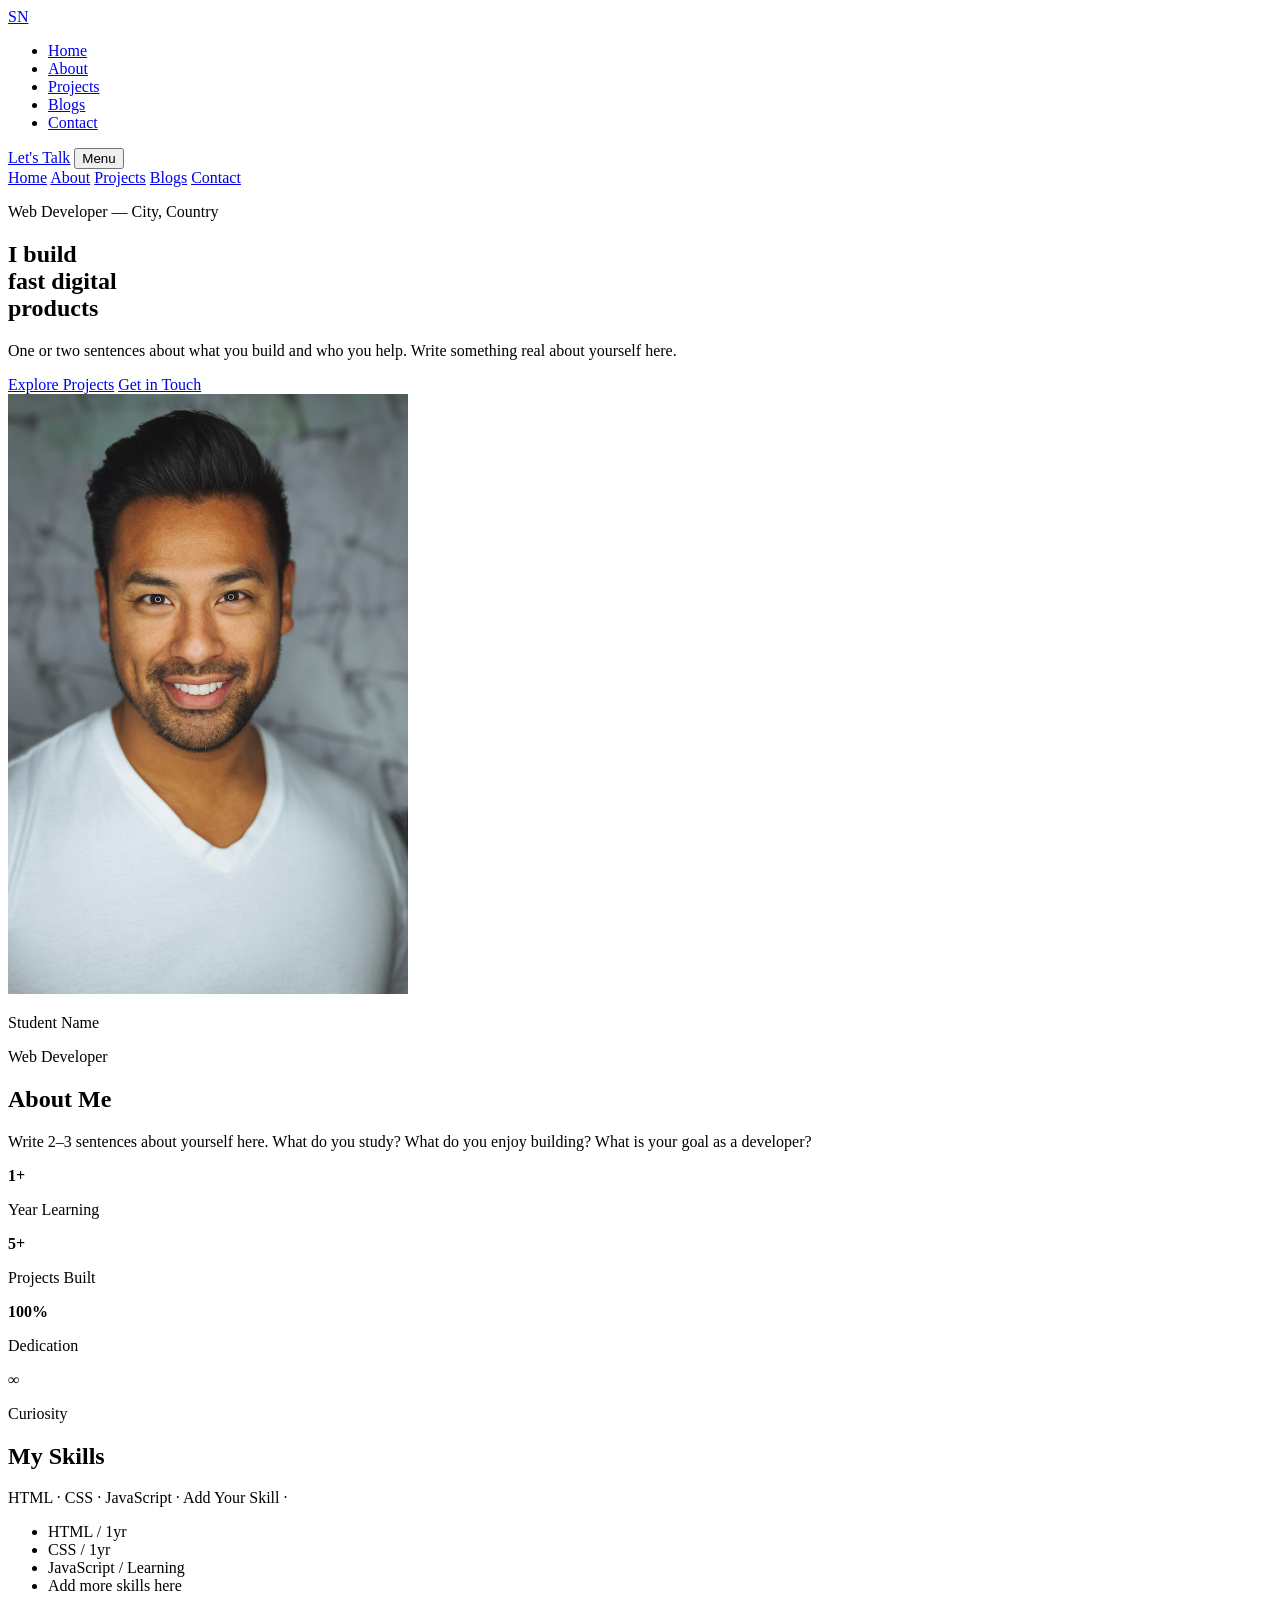
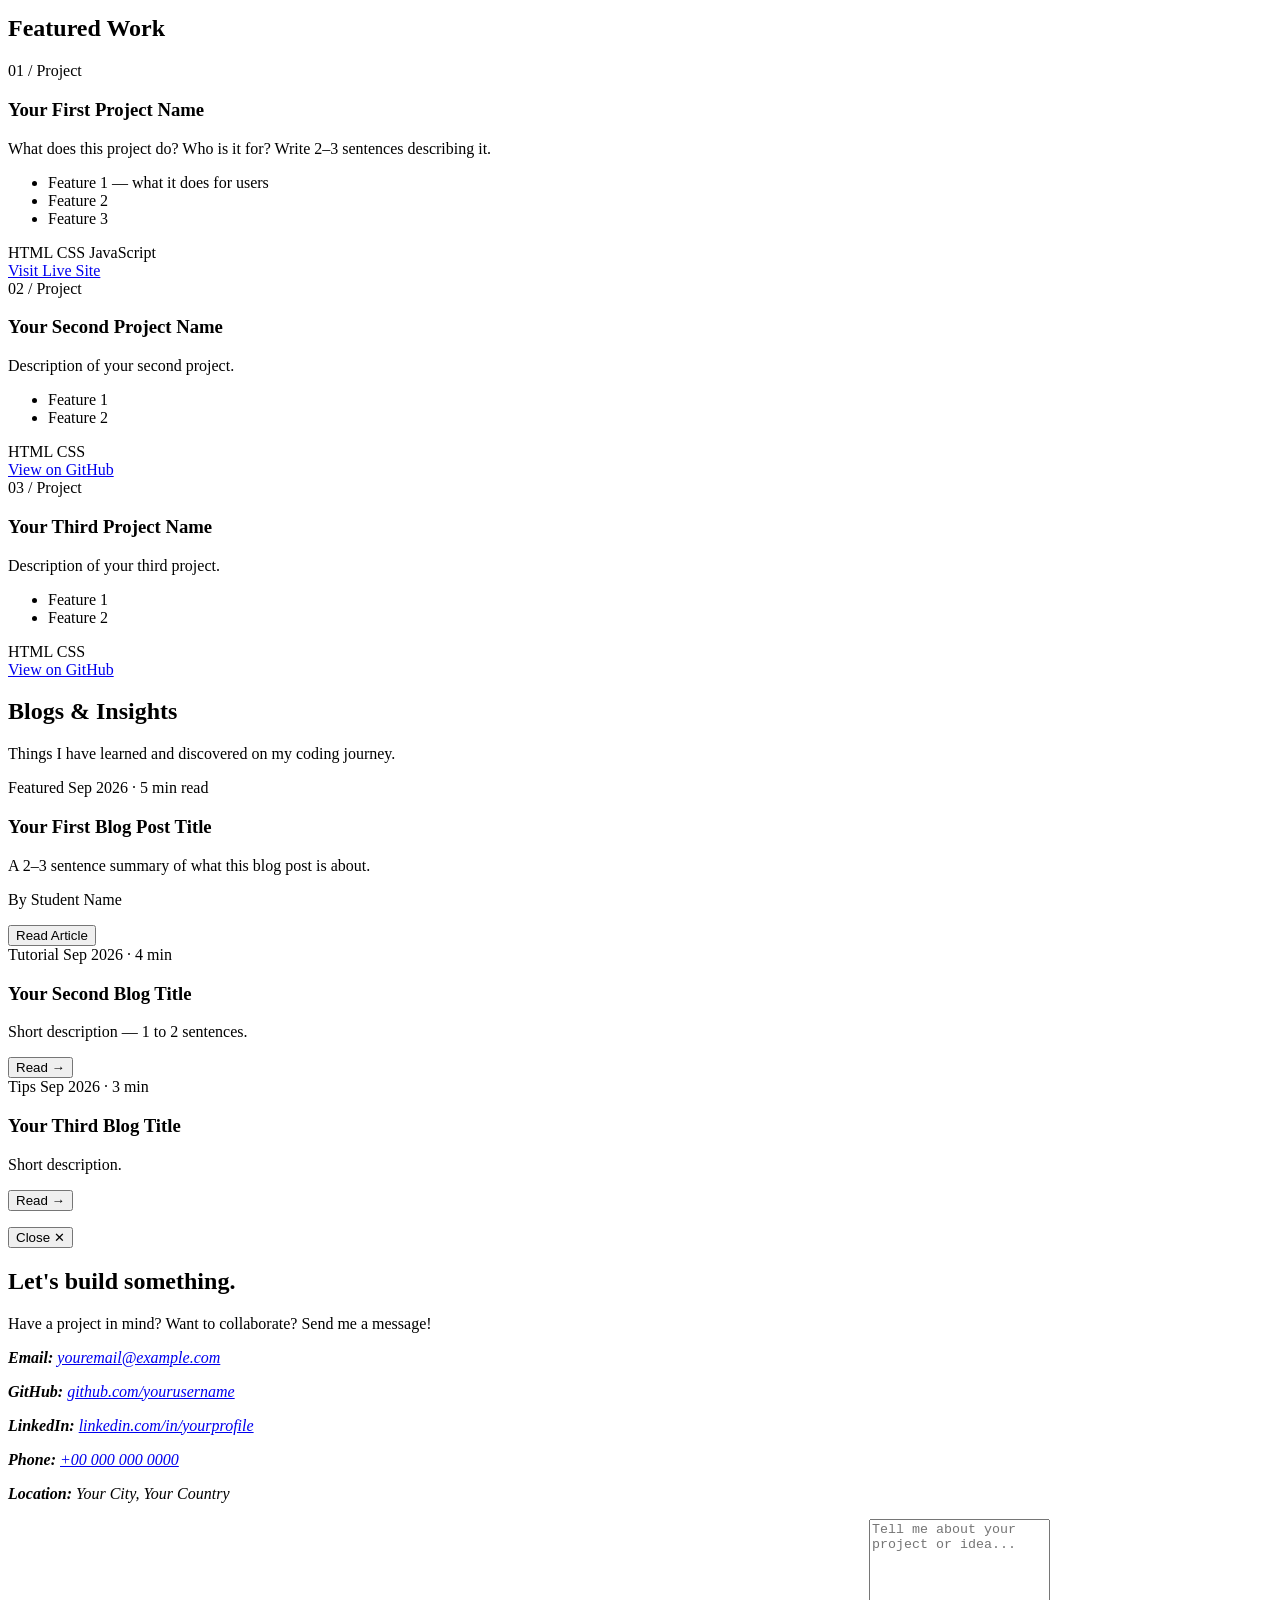
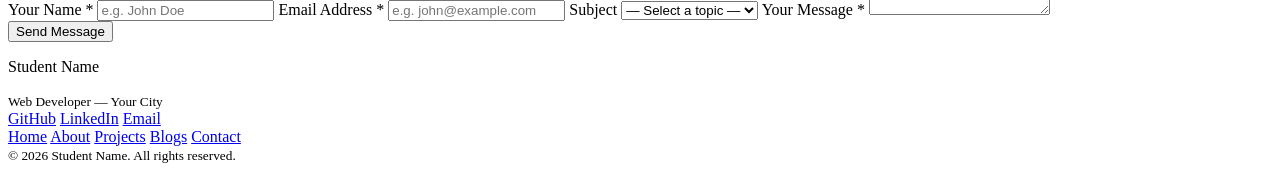
<file: teaching/round-1/index.html>
<!DOCTYPE html>
<html lang="en">
<head>
  <meta charset="UTF-8">
  <meta name="viewport" content="width=device-width, initial-scale=1.0">
  <title>Student Name — Portfolio</title>
</head>
<body>

  <!-- ========================================================
    NAVIGATION BAR
    Tags used: header, nav, a, button, ul, li
  ======================================================== -->
  <header>
    <nav>
      <a href="#home">SN</a>

      <ul>
        <li><a href="#home">Home</a></li>
        <li><a href="#about">About</a></li>
        <li><a href="#projects">Projects</a></li>
        <li><a href="#blogs">Blogs</a></li>
        <li><a href="#contact">Contact</a></li>
      </ul>

      <a href="#contact">Let's Talk</a>

      <button type="button" aria-label="Open navigation menu" aria-expanded="false">
        Menu
      </button>
    </nav>

    <!-- Mobile menu (hidden for now — JS will show/hide it) -->
    <div>
      <a href="#home">Home</a>
      <a href="#about">About</a>
      <a href="#projects">Projects</a>
      <a href="#blogs">Blogs</a>
      <a href="#contact">Contact</a>
    </div>
  </header>


  <!-- ========================================================
    HERO SECTION
    Tags used: section, p, h1, br, a, img
  ======================================================== -->
  <section id="home">

    <!-- Left: text content -->
    <div>
      <p>Web Developer — City, Country</p>

      <h1>
        I build <br>
        fast digital <br>
        products
      </h1>

      <p>
        One or two sentences about what you build and who you help.
        Write something real about yourself here.
      </p>

      <div>
        <a href="#projects">Explore Projects</a>
        <a href="#contact">Get in Touch</a>
      </div>
    </div>

    <!-- Right: profile photo -->
    <div>
      <img
        src="../assets/hero.jpg"
        alt="Student Name — Web Developer"
        width="400"
      >
      <p>Student Name</p>
      <p>Web Developer</p>
    </div>

  </section>


  <!-- ========================================================
    ABOUT SECTION
    Tags used: section, h2, p, strong, div
  ======================================================== -->
  <section id="about">

    <h2>About Me</h2>

    <p>
      Write 2–3 sentences about yourself here. What do you study?
      What do you enjoy building? What is your goal as a developer?
    </p>

    <!-- Stats row -->
    <div>
      <div>
        <strong>1+</strong>
        <p>Year Learning</p>
      </div>
      <div>
        <strong>5+</strong>
        <p>Projects Built</p>
      </div>
      <div>
        <strong>100%</strong>
        <p>Dedication</p>
      </div>
      <div>
        <strong>∞</strong>
        <p>Curiosity</p>
      </div>
    </div>

  </section>


  <!-- ========================================================
    TECH STACK / SKILLS SECTION
    Tags used: section, h2, ul, li, span
  ======================================================== -->
  <section id="skills">

    <h2>My Skills</h2>

    <!-- Scrolling text strip (CSS will animate this) -->
    <div>
      <span>HTML</span> ·
      <span>CSS</span> ·
      <span>JavaScript</span> ·
      <span>Add Your Skill</span> ·
    </div>

    <!-- Skill chips -->
    <ul>
      <li>HTML / 1yr</li>
      <li>CSS / 1yr</li>
      <li>JavaScript / Learning</li>
      <li>Add more skills here</li>
    </ul>

  </section>


  <!-- ========================================================
    PROJECTS SECTION
    Tags used: section, h2, article, h3, p, ul, li, a, span
  ======================================================== -->
  <section id="projects">

    <h2>Featured Work</h2>

    <!-- Project 1 -->
    <article>
      <span>01 / Project</span>
      <h3>Your First Project Name</h3>
      <p>
        What does this project do? Who is it for?
        Write 2–3 sentences describing it.
      </p>
      <ul>
        <li>Feature 1 — what it does for users</li>
        <li>Feature 2</li>
        <li>Feature 3</li>
      </ul>
      <div>
        <span>HTML</span>
        <span>CSS</span>
        <span>JavaScript</span>
      </div>
      <a href="#" target="_blank">Visit Live Site</a>
    </article>

    <!-- Project 2 (copy and update) -->
    <article>
      <span>02 / Project</span>
      <h3>Your Second Project Name</h3>
      <p>Description of your second project.</p>
      <ul>
        <li>Feature 1</li>
        <li>Feature 2</li>
      </ul>
      <div>
        <span>HTML</span>
        <span>CSS</span>
      </div>
      <a href="#" target="_blank">View on GitHub</a>
    </article>

    <!-- Project 3 (copy and update) -->
    <article>
      <span>03 / Project</span>
      <h3>Your Third Project Name</h3>
      <p>Description of your third project.</p>
      <ul>
        <li>Feature 1</li>
        <li>Feature 2</li>
      </ul>
      <div>
        <span>HTML</span>
        <span>CSS</span>
      </div>
      <a href="#" target="_blank">View on GitHub</a>
    </article>

  </section>


  <!-- ========================================================
    BLOGS SECTION
    Tags used: section, h2, p, article, h3, span, button
  ======================================================== -->
  <section id="blogs">

    <h2>Blogs &amp; Insights</h2>
    <p>Things I have learned and discovered on my coding journey.</p>

    <!-- Blog Card 1 (wide) -->
    <article>
      <span>Featured</span>
      <span>Sep 2026 · 5 min read</span>
      <h3>Your First Blog Post Title</h3>
      <p>A 2–3 sentence summary of what this blog post is about.</p>
      <p>By Student Name</p>
      <button type="button">Read Article</button>
    </article>

    <!-- Blog Card 2 -->
    <article>
      <span>Tutorial</span>
      <span>Sep 2026 · 4 min</span>
      <h3>Your Second Blog Title</h3>
      <p>Short description — 1 to 2 sentences.</p>
      <button type="button">Read →</button>
    </article>

    <!-- Blog Card 3 (add as many as you want) -->
    <article>
      <span>Tips</span>
      <span>Sep 2026 · 3 min</span>
      <h3>Your Third Blog Title</h3>
      <p>Short description.</p>
      <button type="button">Read →</button>
    </article>

    <!-- Blog Modal pop-up (JS will show/hide this) -->
    <div id="blog-modal">
      <div>
        <span id="modal-category"></span>
        <p id="modal-meta"></p>
        <button type="button" onclick="closeBlogModal()">Close ✕</button>
        <h2 id="modal-title"></h2>
        <div id="modal-content"></div>
      </div>
    </div>

  </section>


  <!-- ========================================================
    CONTACT SECTION
    Tags used: section, h2, p, address, a, form, label,
               input, textarea, select, option, button
  ======================================================== -->
  <section id="contact">

    <h2>Let's build something.</h2>

    <div>

      <!-- Left: contact info -->
      <div>
        <p>Have a project in mind? Want to collaborate? Send me a message!</p>

        <address>
          <p>
            <strong>Email:</strong>
            <a href="mailto:youremail@example.com">youremail@example.com</a>
          </p>
          <p>
            <strong>GitHub:</strong>
            <a href="https://github.com/yourusername" target="_blank">github.com/yourusername</a>
          </p>
          <p>
            <strong>LinkedIn:</strong>
            <a href="https://linkedin.com/in/yourprofile" target="_blank">linkedin.com/in/yourprofile</a>
          </p>
          <p>
            <strong>Phone:</strong>
            <a href="tel:+000000000000">+00 000 000 0000</a>
          </p>
          <p>
            <strong>Location:</strong> Your City, Your Country
          </p>
        </address>
      </div>

      <!-- Right: contact form -->
      <div>
        <form id="contact-form" action="#" method="post">

          <label for="name">Your Name *</label>
          <input
            type="text"
            id="name"
            name="name"
            placeholder="e.g. John Doe"
            required
          >

          <label for="email">Email Address *</label>
          <input
            type="email"
            id="email"
            name="email"
            placeholder="e.g. john@example.com"
            required
          >

          <label for="subject">Subject</label>
          <select id="subject" name="subject">
            <option value="">— Select a topic —</option>
            <option value="project">New Project</option>
            <option value="collab">Collaboration</option>
            <option value="job">Job Opportunity</option>
            <option value="other">Other</option>
          </select>

          <label for="message">Your Message *</label>
          <textarea
            id="message"
            name="message"
            rows="6"
            placeholder="Tell me about your project or idea..."
            required
          ></textarea>

          <!-- Feedback area (JS will fill this) -->
          <div id="form-status"></div>

          <button type="submit">Send Message</button>

        </form>
      </div>

    </div>
  </section>


  <!-- ========================================================
    FOOTER
    Tags used: footer, p, nav, a, small
  ======================================================== -->
  <footer>

    <div>
      <p>Student Name</p>
      <small>Web Developer — Your City</small>
    </div>

    <nav>
      <a href="https://github.com/yourusername" target="_blank">GitHub</a>
      <a href="https://linkedin.com/in/yourprofile" target="_blank">LinkedIn</a>
      <a href="mailto:youremail@example.com">Email</a>
    </nav>

    <nav>
      <a href="#home">Home</a>
      <a href="#about">About</a>
      <a href="#projects">Projects</a>
      <a href="#blogs">Blogs</a>
      <a href="#contact">Contact</a>
    </nav>

    <small>&copy; 2026 Student Name. All rights reserved.</small>

  </footer>

</body>
</html>
</file>
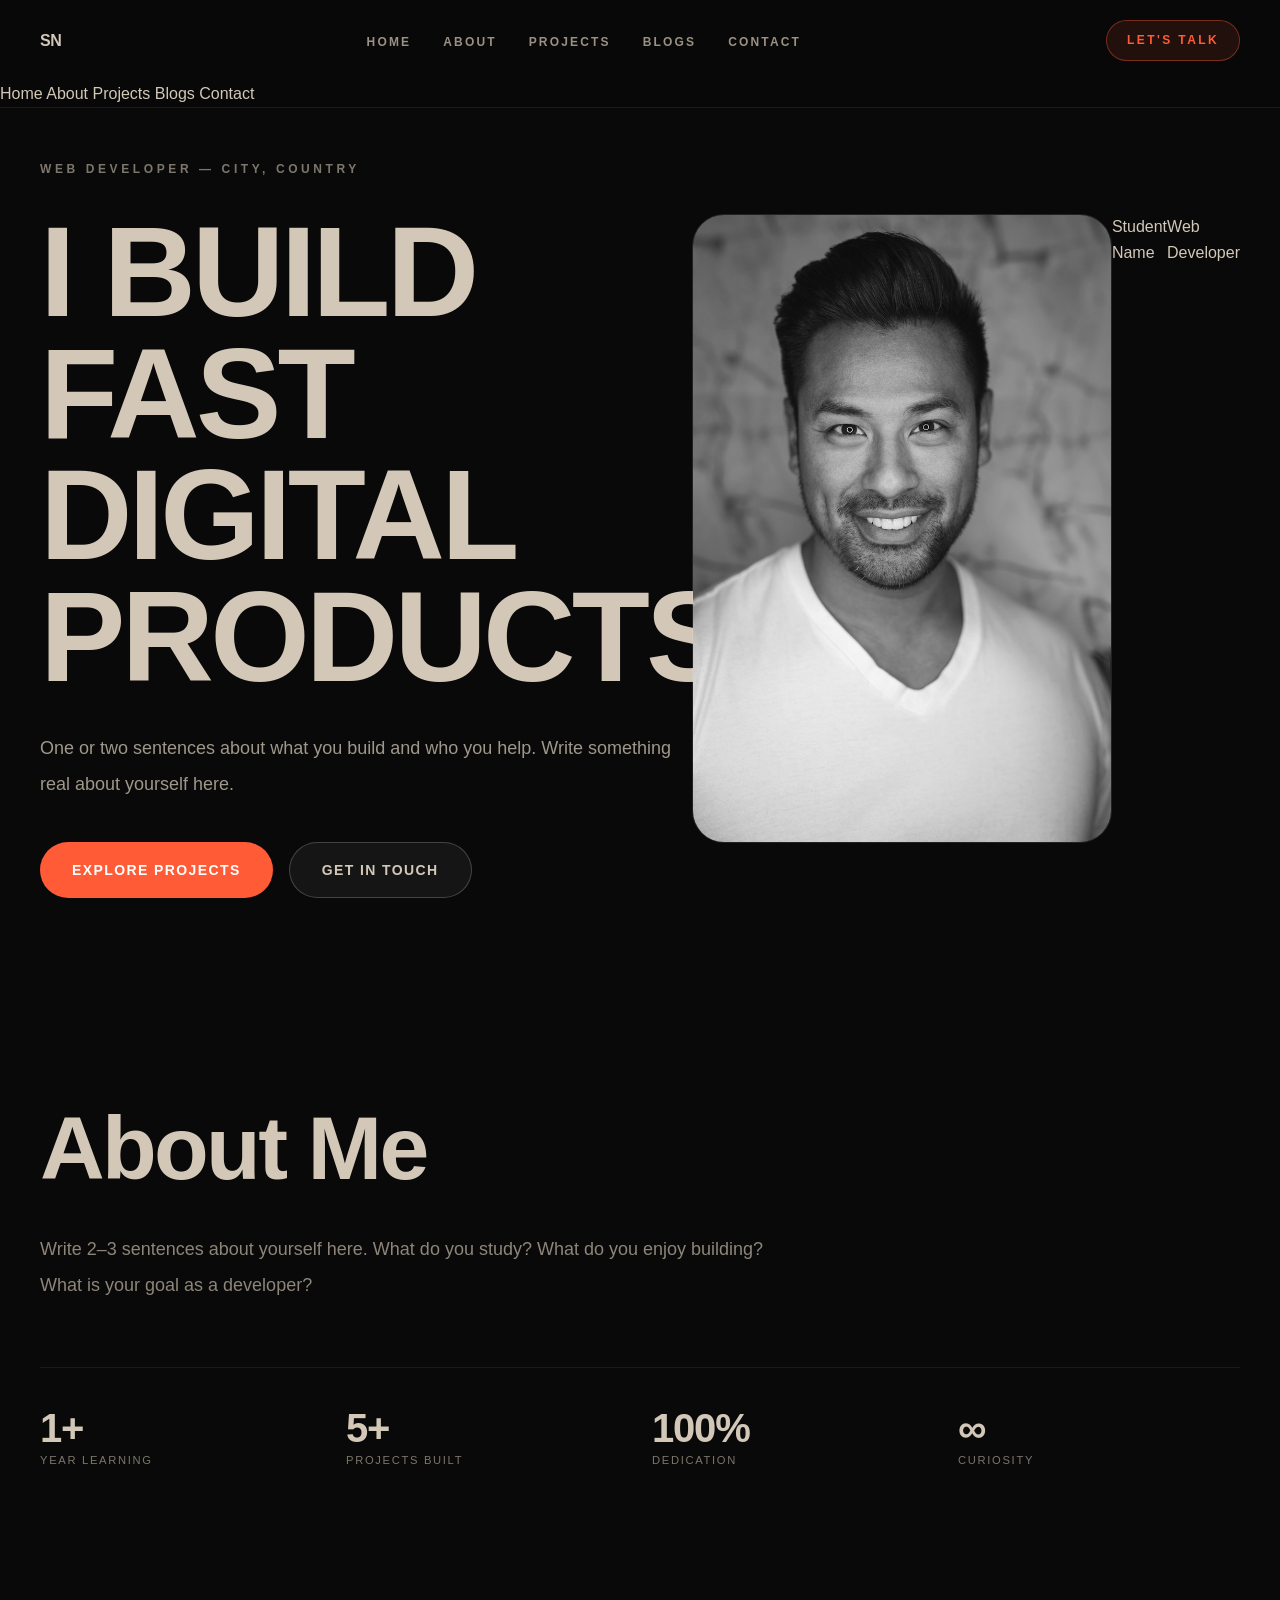
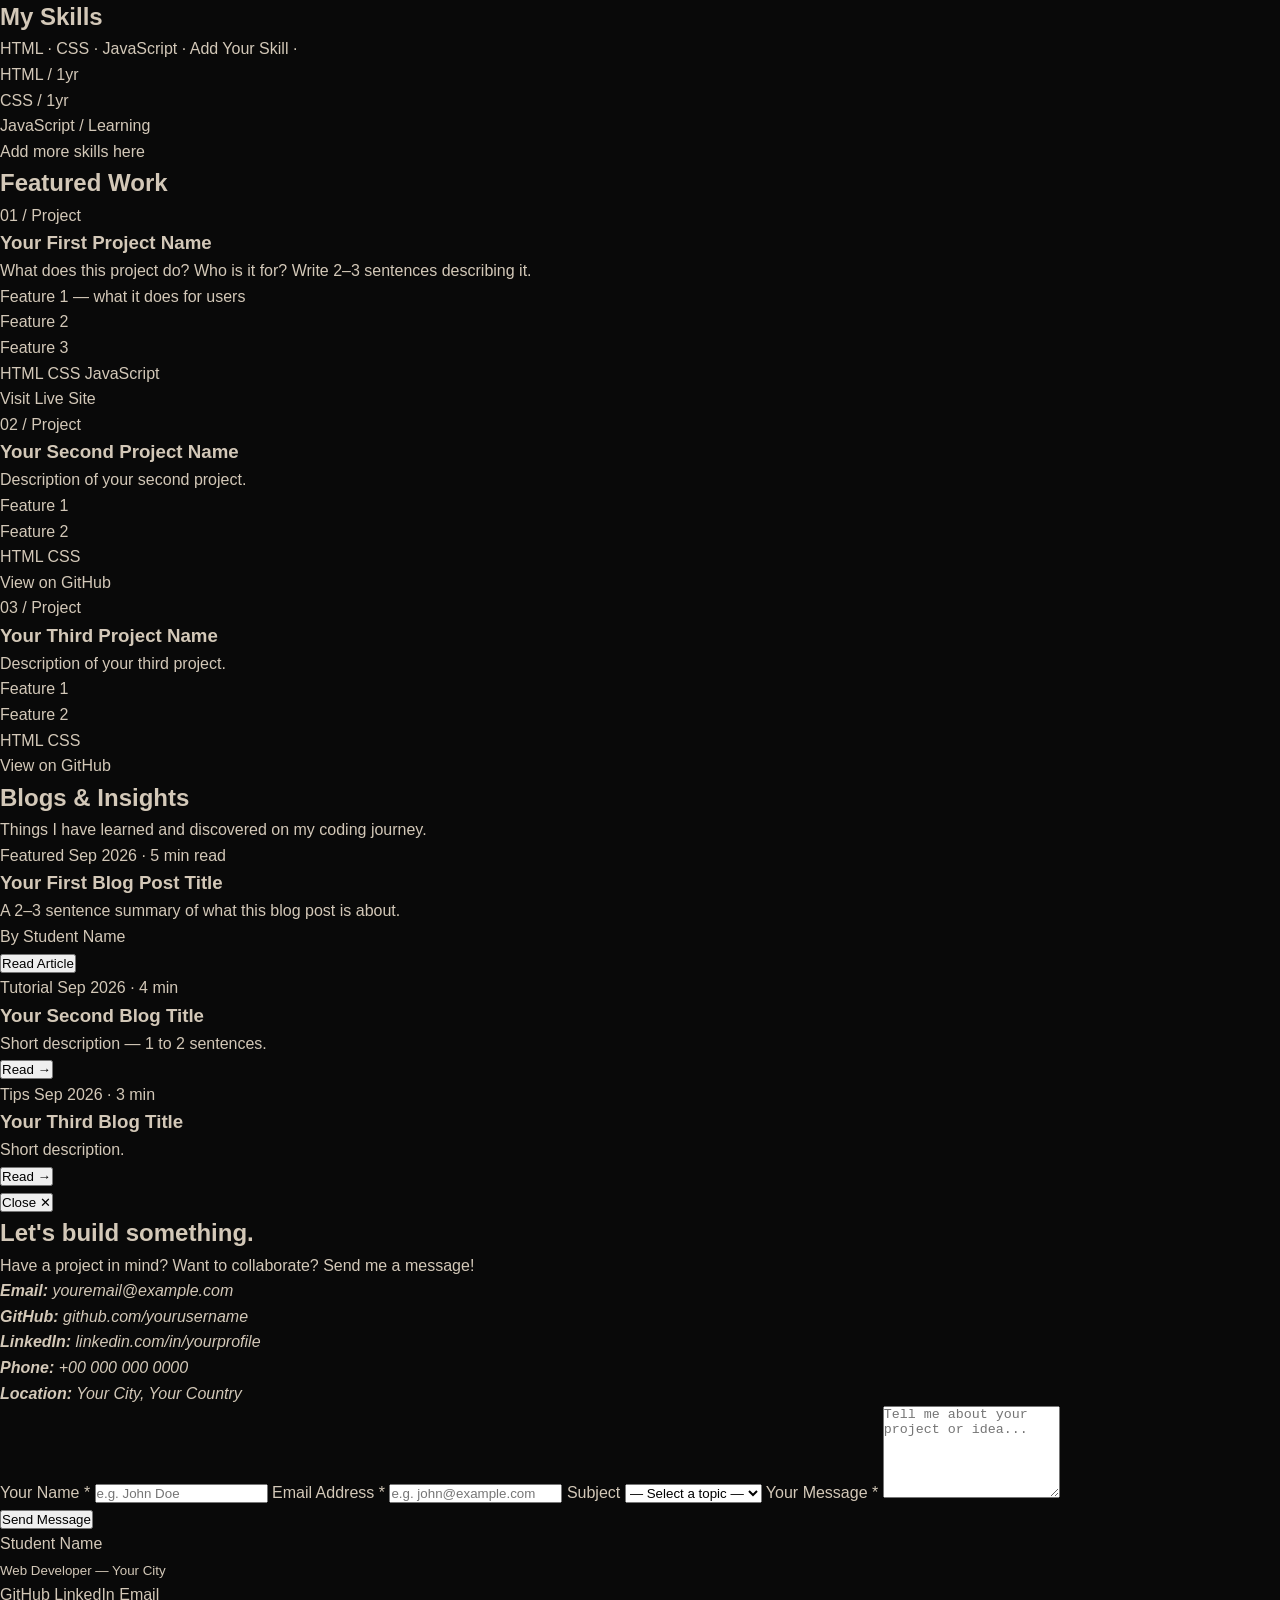
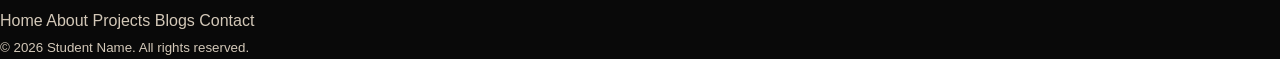
<file: teaching/round-2/index.html>
<!DOCTYPE html>
<html lang="en">
<head>
  <meta charset="UTF-8">
  <meta name="viewport" content="width=device-width, initial-scale=1.0">
  <title>Student Name — Portfolio</title>
  <link rel="stylesheet" href="./css/style.css">
</head>
<body>

  <!-- ========================================================
    NAVIGATION BAR
    Tags used: header, nav, a, button, ul, li
  ======================================================== -->
  <header>
    <nav>
      <a href="#home">SN</a>

      <ul>
        <li><a href="#home">Home</a></li>
        <li><a href="#about">About</a></li>
        <li><a href="#projects">Projects</a></li>
        <li><a href="#blogs">Blogs</a></li>
        <li><a href="#contact">Contact</a></li>
      </ul>

      <a href="#contact">Let's Talk</a>

      <button type="button" aria-label="Open navigation menu" aria-expanded="false">
        Menu
      </button>
    </nav>

    <!-- Mobile menu (hidden for now — JS will show/hide it) -->
    <div>
      <a href="#home">Home</a>
      <a href="#about">About</a>
      <a href="#projects">Projects</a>
      <a href="#blogs">Blogs</a>
      <a href="#contact">Contact</a>
    </div>
  </header>


  <!-- ========================================================
    HERO SECTION
    Tags used: section, p, h1, br, a, img
  ======================================================== -->
  <section id="home">

    <!-- Left: text content -->
    <div>
      <p>Web Developer — City, Country</p>

      <h1>
        I build <br>
        fast digital <br>
        products
      </h1>

      <p>
        One or two sentences about what you build and who you help.
        Write something real about yourself here.
      </p>

      <div>
        <a href="#projects">Explore Projects</a>
        <a href="#contact">Get in Touch</a>
      </div>
    </div>

    <!-- Right: profile photo -->
    <div>
      <img
        src="../assets/hero.jpg"
        alt="Student Name — Web Developer"
        width="400"
      >
      <p>Student Name</p>
      <p>Web Developer</p>
    </div>

  </section>


  <!-- ========================================================
    ABOUT SECTION
    Tags used: section, h2, p, strong, div
  ======================================================== -->
  <section id="about">

    <h2>About Me</h2>

    <p>
      Write 2–3 sentences about yourself here. What do you study?
      What do you enjoy building? What is your goal as a developer?
    </p>

    <!-- Stats row -->
    <div>
      <div>
        <strong>1+</strong>
        <p>Year Learning</p>
      </div>
      <div>
        <strong>5+</strong>
        <p>Projects Built</p>
      </div>
      <div>
        <strong>100%</strong>
        <p>Dedication</p>
      </div>
      <div>
        <strong>∞</strong>
        <p>Curiosity</p>
      </div>
    </div>

  </section>


  <!-- ========================================================
    TECH STACK / SKILLS SECTION
    Tags used: section, h2, ul, li, span
  ======================================================== -->
  <section id="skills">

    <h2>My Skills</h2>

    <!-- Scrolling text strip (CSS will animate this) -->
    <div>
      <span>HTML</span> ·
      <span>CSS</span> ·
      <span>JavaScript</span> ·
      <span>Add Your Skill</span> ·
    </div>

    <!-- Skill chips -->
    <ul>
      <li>HTML / 1yr</li>
      <li>CSS / 1yr</li>
      <li>JavaScript / Learning</li>
      <li>Add more skills here</li>
    </ul>

  </section>


  <!-- ========================================================
    PROJECTS SECTION
    Tags used: section, h2, article, h3, p, ul, li, a, span
  ======================================================== -->
  <section id="projects">

    <h2>Featured Work</h2>

    <!-- Project 1 -->
    <article>
      <span>01 / Project</span>
      <h3>Your First Project Name</h3>
      <p>
        What does this project do? Who is it for?
        Write 2–3 sentences describing it.
      </p>
      <ul>
        <li>Feature 1 — what it does for users</li>
        <li>Feature 2</li>
        <li>Feature 3</li>
      </ul>
      <div>
        <span>HTML</span>
        <span>CSS</span>
        <span>JavaScript</span>
      </div>
      <a href="#" target="_blank">Visit Live Site</a>
    </article>

    <!-- Project 2 (copy and update) -->
    <article>
      <span>02 / Project</span>
      <h3>Your Second Project Name</h3>
      <p>Description of your second project.</p>
      <ul>
        <li>Feature 1</li>
        <li>Feature 2</li>
      </ul>
      <div>
        <span>HTML</span>
        <span>CSS</span>
      </div>
      <a href="#" target="_blank">View on GitHub</a>
    </article>

    <!-- Project 3 (copy and update) -->
    <article>
      <span>03 / Project</span>
      <h3>Your Third Project Name</h3>
      <p>Description of your third project.</p>
      <ul>
        <li>Feature 1</li>
        <li>Feature 2</li>
      </ul>
      <div>
        <span>HTML</span>
        <span>CSS</span>
      </div>
      <a href="#" target="_blank">View on GitHub</a>
    </article>

  </section>


  <!-- ========================================================
    BLOGS SECTION
    Tags used: section, h2, p, article, h3, span, button
  ======================================================== -->
  <section id="blogs">

    <h2>Blogs &amp; Insights</h2>
    <p>Things I have learned and discovered on my coding journey.</p>

    <!-- Blog Card 1 (wide) -->
    <article>
      <span>Featured</span>
      <span>Sep 2026 · 5 min read</span>
      <h3>Your First Blog Post Title</h3>
      <p>A 2–3 sentence summary of what this blog post is about.</p>
      <p>By Student Name</p>
      <button type="button">Read Article</button>
    </article>

    <!-- Blog Card 2 -->
    <article>
      <span>Tutorial</span>
      <span>Sep 2026 · 4 min</span>
      <h3>Your Second Blog Title</h3>
      <p>Short description — 1 to 2 sentences.</p>
      <button type="button">Read →</button>
    </article>

    <!-- Blog Card 3 (add as many as you want) -->
    <article>
      <span>Tips</span>
      <span>Sep 2026 · 3 min</span>
      <h3>Your Third Blog Title</h3>
      <p>Short description.</p>
      <button type="button">Read →</button>
    </article>

    <!-- Blog Modal pop-up (JS will show/hide this) -->
    <div id="blog-modal">
      <div>
        <span id="modal-category"></span>
        <p id="modal-meta"></p>
        <button type="button" onclick="closeBlogModal()">Close ✕</button>
        <h2 id="modal-title"></h2>
        <div id="modal-content"></div>
      </div>
    </div>

  </section>


  <!-- ========================================================
    CONTACT SECTION
    Tags used: section, h2, p, address, a, form, label,
               input, textarea, select, option, button
  ======================================================== -->
  <section id="contact">

    <h2>Let's build something.</h2>

    <div>

      <!-- Left: contact info -->
      <div>
        <p>Have a project in mind? Want to collaborate? Send me a message!</p>

        <address>
          <p>
            <strong>Email:</strong>
            <a href="mailto:youremail@example.com">youremail@example.com</a>
          </p>
          <p>
            <strong>GitHub:</strong>
            <a href="https://github.com/yourusername" target="_blank">github.com/yourusername</a>
          </p>
          <p>
            <strong>LinkedIn:</strong>
            <a href="https://linkedin.com/in/yourprofile" target="_blank">linkedin.com/in/yourprofile</a>
          </p>
          <p>
            <strong>Phone:</strong>
            <a href="tel:+000000000000">+00 000 000 0000</a>
          </p>
          <p>
            <strong>Location:</strong> Your City, Your Country
          </p>
        </address>
      </div>

      <!-- Right: contact form -->
      <div>
        <form id="contact-form" action="#" method="post">

          <label for="name">Your Name *</label>
          <input
            type="text"
            id="name"
            name="name"
            placeholder="e.g. John Doe"
            required
          >

          <label for="email">Email Address *</label>
          <input
            type="email"
            id="email"
            name="email"
            placeholder="e.g. john@example.com"
            required
          >

          <label for="subject">Subject</label>
          <select id="subject" name="subject">
            <option value="">— Select a topic —</option>
            <option value="project">New Project</option>
            <option value="collab">Collaboration</option>
            <option value="job">Job Opportunity</option>
            <option value="other">Other</option>
          </select>

          <label for="message">Your Message *</label>
          <textarea
            id="message"
            name="message"
            rows="6"
            placeholder="Tell me about your project or idea..."
            required
          ></textarea>

          <!-- Feedback area (JS will fill this) -->
          <div id="form-status"></div>

          <button type="submit">Send Message</button>

        </form>
      </div>

    </div>
  </section>


  <!-- ========================================================
    FOOTER
    Tags used: footer, p, nav, a, small
  ======================================================== -->
  <footer>

    <div>
      <p>Student Name</p>
      <small>Web Developer — Your City</small>
    </div>

    <nav>
      <a href="https://github.com/yourusername" target="_blank">GitHub</a>
      <a href="https://linkedin.com/in/yourprofile" target="_blank">LinkedIn</a>
      <a href="mailto:youremail@example.com">Email</a>
    </nav>

    <nav>
      <a href="#home">Home</a>
      <a href="#about">About</a>
      <a href="#projects">Projects</a>
      <a href="#blogs">Blogs</a>
      <a href="#contact">Contact</a>
    </nav>

    <small>&copy; 2026 Student Name. All rights reserved.</small>

  </footer>

</body>
</html>
</file>
<file: teaching/round-2/css/style.css>
/* ==========================================================================
   ROUND 2 — PLAIN CSS STARTER
   We will style the NAVBAR, HERO, and ABOUT sections with plain CSS.
   Weeks 3 & 4. Tailwind comes in week 5 for the rest.
   ========================================================================== */

/* ------------------------------------------------------------------
   1. RESET & BASE
   Every browser adds its own default margins/padding. We remove them.
------------------------------------------------------------------ */
* {
  margin: 0;
  padding: 0;
  box-sizing: border-box; /* padding doesn't add to the element's size */
}

/* ------------------------------------------------------------------
   2. CSS CUSTOM PROPERTIES (Variables)
   Define colours once at the top, reuse everywhere.
------------------------------------------------------------------ */
:root {
  --bg:        #090909;   /* page background */
  --panel:     #0d0d0d;   /* card / panel background */
  --fg:        #d3c8b8;   /* main text */
  --muted:     #7d766c;   /* dimmed text */
  --accent:    #ff5b36;   /* orange highlight */
  --line:      rgba(255, 255, 255, 0.07); /* subtle dividers */

  --font:      'Inter', sans-serif;
  --max-width: 1280px;
}

/* ------------------------------------------------------------------
   3. BODY
------------------------------------------------------------------ */
body {
  background-color: var(--bg);
  color: var(--fg);
  font-family: var(--font);
  line-height: 1.6;
  overflow-x: hidden;
  -webkit-font-smoothing: antialiased;
}

/* ------------------------------------------------------------------
   4. LINKS (reset browser default blue underline)
------------------------------------------------------------------ */
a {
  color: inherit;
  text-decoration: none;
}

/* ------------------------------------------------------------------
   5. NAVIGATION BAR
   Fixed at the top. Flexbox to space logo vs links.
------------------------------------------------------------------ */
header {
  position: fixed;       /* stays in place when you scroll */
  top: 0;
  left: 0;
  right: 0;
  z-index: 100;          /* sits on top of everything else */
  background-color: rgba(9, 9, 9, 0.85);
  border-bottom: 1px solid var(--line);

  /* CSS backdrop-filter — blurs what's behind the navbar */
  backdrop-filter: blur(12px);
  -webkit-backdrop-filter: blur(12px);
}

header nav {
  display: flex;                    /* lay children side by side */
  align-items: center;              /* vertically centre them */
  justify-content: space-between;   /* push logo left, links right */
  max-width: var(--max-width);
  margin: 0 auto;                   /* centre the nav inside the header */
  padding: 1.25rem 2.5rem;
}

/* Logo / Name link */
header nav > a:first-child {
  font-size: 1rem;
  font-weight: 700;
  letter-spacing: -0.02em;
  color: var(--fg);
}

/* The <ul> holding desktop nav links */
header nav ul {
  display: flex;
  list-style: none;     /* remove bullet points */
  gap: 2rem;            /* space between links */
}

header nav ul a {
  font-size: 0.75rem;
  font-weight: 600;
  text-transform: uppercase;
  letter-spacing: 0.18em;
  color: #9a9183;
  transition: color 0.2s ease; /* smooth colour change on hover */
}

header nav ul a:hover {
  color: var(--fg);
}

/* "Let's Talk" CTA button */
header nav > a:last-of-type {
  display: inline-flex;
  align-items: center;
  gap: 0.5rem;
  border: 1px solid rgba(255, 91, 54, 0.4);
  background-color: rgba(255, 91, 54, 0.1);
  color: var(--accent);
  padding: 0.625rem 1.25rem;
  border-radius: 9999px;     /* fully round pill shape */
  font-size: 0.75rem;
  font-weight: 700;
  text-transform: uppercase;
  letter-spacing: 0.2em;
  transition: background-color 0.3s, color 0.3s, border-color 0.3s;
}

header nav > a:last-of-type:hover {
  background-color: var(--accent);
  color: #fff;
  border-color: var(--accent);
}

/* Hide the mobile button on desktop (we'll add it back with media queries) */
header button {
  display: none;
}

/* ------------------------------------------------------------------
   6. HERO SECTION
   Two columns: text on the left, photo on the right.
------------------------------------------------------------------ */
#home {
  display: flex;
  align-items: center;
  min-height: 100vh;           /* fills the full screen height */
  padding: 10rem 2.5rem 5rem;  /* top padding accounts for the fixed navbar */
  max-width: var(--max-width);
  margin: 0 auto;
  gap: 4rem;
}

/* Left: text column */
#home > div:first-child {
  flex: 7;   /* takes up 7 parts of the available space */
}

#home p:first-child {
  font-size: 0.75rem;
  font-weight: 600;
  text-transform: uppercase;
  letter-spacing: 0.3em;
  color: var(--muted);
  margin-bottom: 2rem;
}

#home h1 {
  font-size: clamp(4rem, 10vw, 10rem); /* fluid: grows with screen width */
  font-weight: 600;
  text-transform: uppercase;
  line-height: 0.95;
  letter-spacing: -0.03em;
  color: var(--fg);
  margin-bottom: 2rem;
}

/* The "fast" word in orange */
#home h1 span {
  color: var(--accent);
}

#home > div:first-child > p:nth-of-type(2) {
  font-size: 1.125rem;
  color: #9f978a;
  max-width: 40rem;
  line-height: 2;
  margin-bottom: 2.5rem;
}

/* CTA buttons row */
#home > div:first-child > div {
  display: flex;
  flex-wrap: wrap;
  gap: 1rem;
}

/* Primary button (orange) */
#home > div:first-child > div > a:first-child {
  display: inline-flex;
  align-items: center;
  gap: 0.75rem;
  background-color: var(--accent);
  color: #fff;
  padding: 1rem 2rem;
  border-radius: 9999px;
  font-size: 0.875rem;
  font-weight: 700;
  text-transform: uppercase;
  letter-spacing: 0.1em;
  transition: background-color 0.3s;
}

#home > div:first-child > div > a:first-child:hover {
  background-color: #ff7352;
}

/* Secondary button (ghost) */
#home > div:first-child > div > a:last-child {
  display: inline-flex;
  align-items: center;
  gap: 0.75rem;
  border: 1px solid rgba(255, 255, 255, 0.2);
  background-color: rgba(255, 255, 255, 0.05);
  color: var(--fg);
  padding: 1rem 2rem;
  border-radius: 9999px;
  font-size: 0.875rem;
  font-weight: 700;
  text-transform: uppercase;
  letter-spacing: 0.1em;
  transition: background-color 0.3s, border-color 0.3s;
}

#home > div:first-child > div > a:last-child:hover {
  background-color: rgba(255, 255, 255, 0.1);
  border-color: rgba(255, 255, 255, 0.4);
}

/* Right: photo column */
#home > div:last-child {
  flex: 5;
  display: flex;
  justify-content: flex-end;
}

#home img {
  width: 100%;
  max-width: 420px;
  border-radius: 2rem;
  border: 1px solid rgba(255, 255, 255, 0.1);
  display: block;
  object-fit: cover;
  object-position: top;
  filter: grayscale(100%) contrast(1.05);
  transition: filter 0.7s ease, transform 0.7s ease;
}

#home img:hover {
  filter: grayscale(0%);
  transform: scale(1.02);
}

/* ------------------------------------------------------------------
   7. ABOUT SECTION
------------------------------------------------------------------ */
#about {
  padding: 8rem 2.5rem;
  max-width: var(--max-width);
  margin: 0 auto;
}

#about h2 {
  font-size: clamp(3rem, 7vw, 7rem);
  font-weight: 600;
  line-height: 0.95;
  letter-spacing: -0.03em;
  color: var(--fg);
  margin-bottom: 2.5rem;
}

#about > p {
  font-size: 1.125rem;
  color: #8d8579;
  max-width: 48rem;
  line-height: 2;
  margin-bottom: 4rem;
}

/* Stats row */
#about > div {
  display: grid;
  grid-template-columns: repeat(4, 1fr);
  gap: 1.5rem;
  border-top: 1px solid var(--line);
  padding-top: 2.5rem;
}

#about > div > div strong {
  display: block;
  font-size: 2.5rem;
  font-weight: 700;
  color: var(--fg);
  letter-spacing: -0.03em;
  line-height: 1;
  margin-bottom: 0.25rem;
}

#about > div > div p {
  font-size: 0.7rem;
  text-transform: uppercase;
  letter-spacing: 0.15em;
  color: var(--muted);
}

/* ------------------------------------------------------------------
   8. SECTION DIVIDER
   A thin horizontal line between sections.
------------------------------------------------------------------ */
.section-divider {
  height: 1px;
  background: var(--line);
  margin: 0 2.5rem;
}

/* ------------------------------------------------------------------
   TODO (Week 5 — after Tailwind intro):
   Styles for #skills, #projects, #blogs, #contact, footer
   will be written using Tailwind classes directly in the HTML.
   You do NOT need to add them here.
------------------------------------------------------------------ */
</file>
